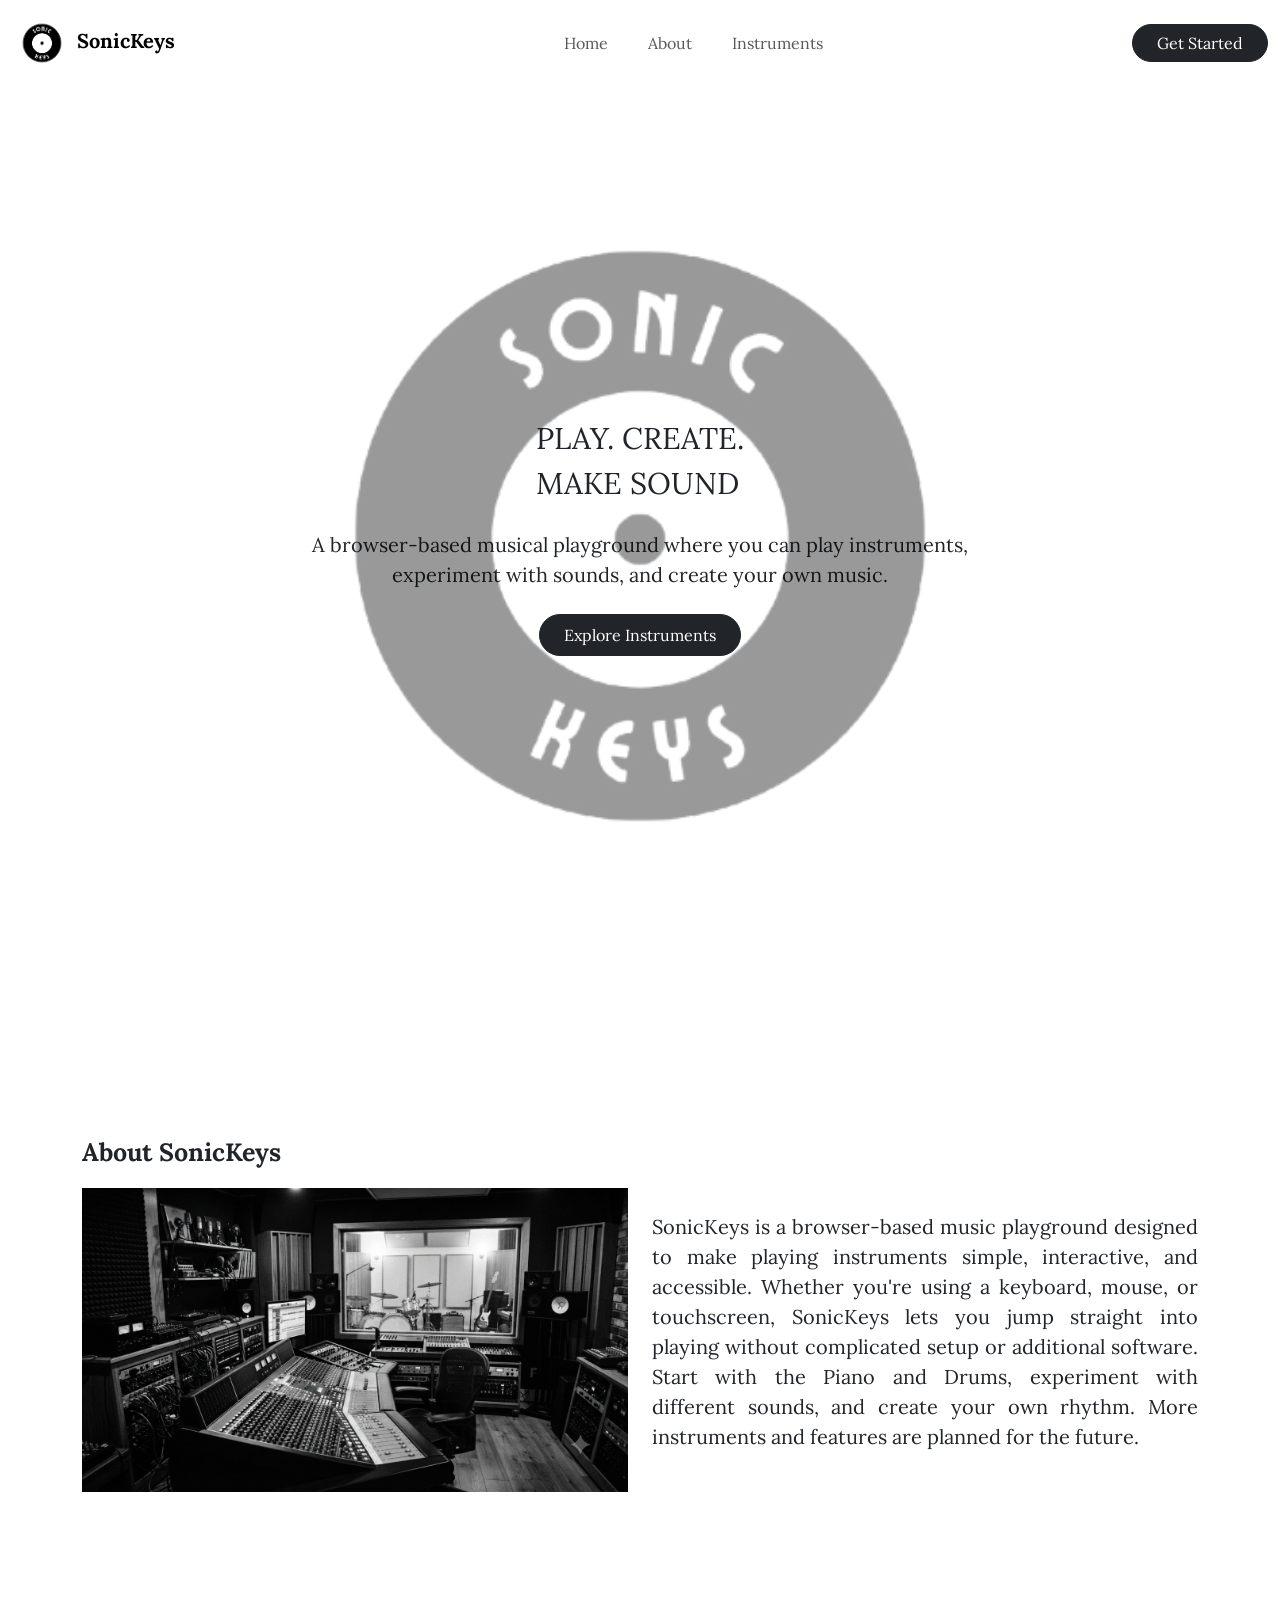
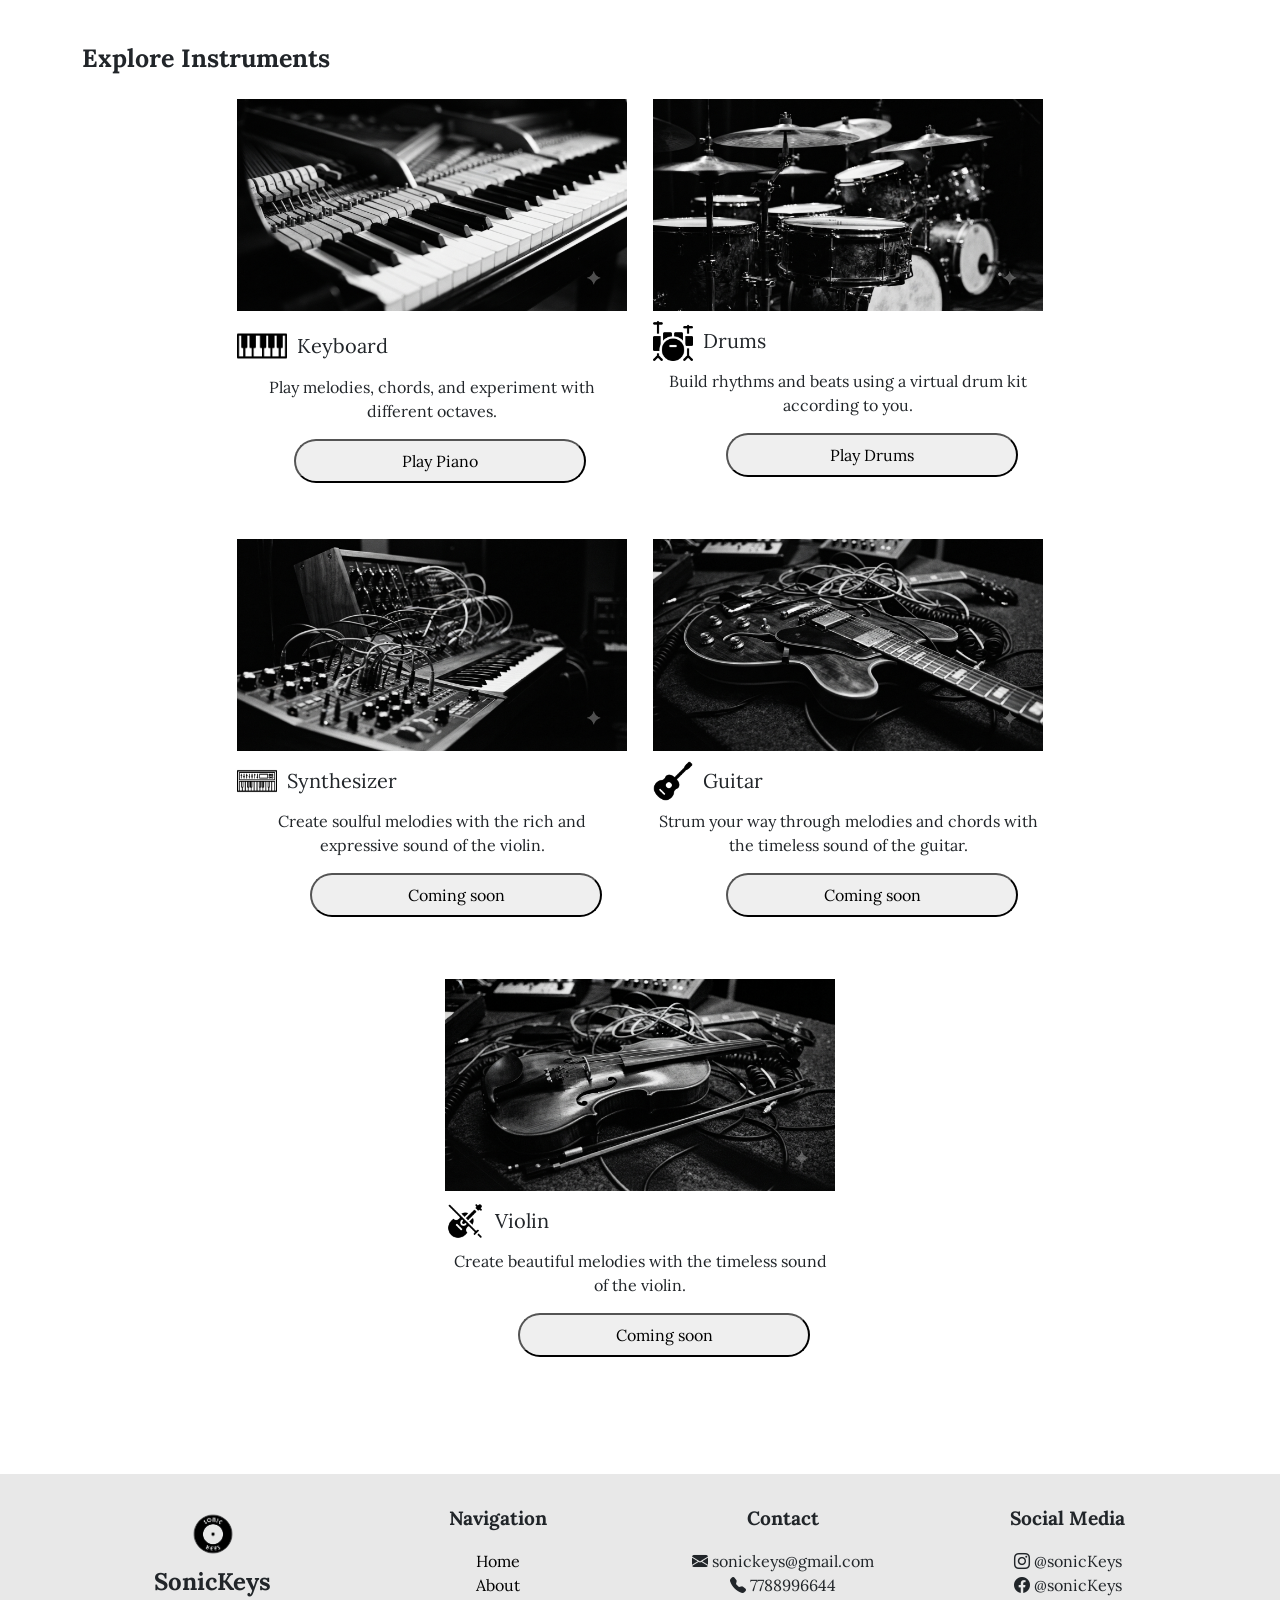
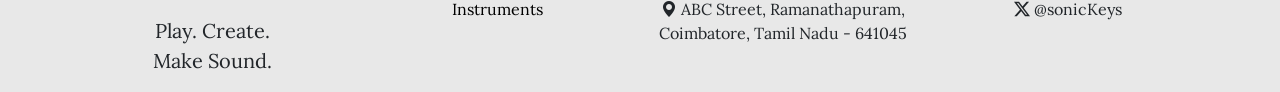
<file: index.html>
<!DOCTYPE html>
<html lang="en">
<head>
    <meta charset="UTF-8">
    <meta name="viewport" content="width=device-width, initial-scale=1.0">
    <title>SonicKeys - Homepage</title>

    <!-- Bootstrap CDN -->
    <link href="https://cdn.jsdelivr.net/npm/bootstrap@5.3.8/dist/css/bootstrap.min.css" rel="stylesheet">
    <!-- Bootstrap Icon CDN -->
    <link rel="stylesheet" href="https://cdn.jsdelivr.net/npm/bootstrap-icons@1.13.1/font/bootstrap-icons.min.css">
    <!-- Font awesome CDN -->
     <link rel="stylesheet" href="https://cdnjs.cloudflare.com/ajax/libs/font-awesome/6.7.2/css/all.min.css">
    <!-- Google Fonts -->
    <link rel="preconnect" href="https://fonts.googleapis.com">
    <link rel="preconnect" href="https://fonts.gstatic.com" crossorigin>
    <link href="https://fonts.googleapis.com/css2?family=Bebas+Neue&family=Inter:wght@400;500;600;700&family=Lora:ital,wght@0,400..700;1,400..700&display=swap" rel="stylesheet">
    <!-- Custom Css Styles -->
    <link rel="stylesheet" href="/css/style.css">

</head>
<body>
    <nav class="navbar navbar-expand-lg position-sticky top-0 bg-white z-3">
        <div class="container-fluid">
            <a href="#" class="navbar-brand fw-bold">
                <img src="/assets/images/logos/SonicKeys Logo.png" id="logo">
                SonicKeys
            </a>
            
            <!-- Hamburger -->
            <button class="navbar-toggler border-0 shadow-none" type="button" data-bs-toggle="collapse" data-bs-target="#navbarMenu" aria-controls="navbarMenu" aria-expanded="false"  aria-label="Toggle navigation">
                <i class="fa-solid fa-bars fs-4"></i>
            </button>
                
                <!-- Navigation -->
                <div class="collapse navbar-collapse ps-5 ms-3" id="navbarMenu">
                    <div class="navbar-nav mx-auto d-flex flex-lg-row gap-lg-4">
                        <a href="#" class="nav-link">
                            Home
                        </a>
                        
                        <a href="#about" class="nav-link">
                            About
                        </a>
                        
                        <a href="#instruments" class="nav-link">
                            Instruments
                        </a>
                    </div>
                    
                    <!-- Get Started -->
                    <a href="#instruments" class="btn btn-dark rounded-pill px-4">
                        Get Started
                    </a>
                </div>
                
            </div>
        </nav>
        
        <section id="heroSection" class="position-relative">
            <img src="/assets/images/logos/SonicKeys Logo.png" id="heroBGImage" class="position-absolute">
            <p class="heroTitle">PLAY. CREATE.<br> MAKE SOUND</p>
            <p class="heroContent p-2">A browser-based musical playground where you can play instruments, <br>experiment with sounds, and create your own music.</p>
            <a href="#instruments" class="btn btn-dark px-4 py-2 z-3 rounded-pill">
                Explore Instruments
            </a>
        </section>
        
        <section id="about" class="mt-5">
            <div class="container">
                <p class="aboutTitle">
                    About SonicKeys
                </p>
                <div class="row justify-content-center">
                    <div class="col-10 col-lg-6"><img src="/assets/images/background/musicalStudio.png" id="aboutImage"></div>
                    <div class="col-10 col-lg-6">
                        <p class="aboutContents mt-4">
                            SonicKeys is a browser-based music playground designed to make playing instruments simple, interactive, and accessible.
                            Whether you're using a keyboard, mouse, or touchscreen, SonicKeys lets you jump straight into playing without complicated setup or additional software.
                            Start with the Piano and Drums, experiment with different sounds, and create your own rhythm. More instruments and features are planned for the future.
                        </p>
                    </div>
                </div>
            </div>
        </section>
        
        <section id="instruments" class="mt-5">
            <div class="container">
                <p class="instrumentsTitle">
                    Explore Instruments
                </p>
                <div class="row g-4 gap-3 justify-content-center ">
                    <div class="col-3 cards">
                        <img src="/assets/images/background/pianoCard.png" id="pianoImg">
                        <div class="keyboardTitle">
                            <img src="/assets/images/icons/pianoIcon.png" id="pianoIcon">
                            <p class="m-0 keyboardText">Keyboard</p>
                        </div>
                        <div class="keyboardContent mt-1">
                            <p class="">Play melodies, chords, and experiment with different octaves.   </p>
                        </div>
                        <button class="w-75 ms-3 rounded-pill py-2" id="playPiano">
                            Play Piano
                        </button>
                    </div>
                    <div class="col-3 cards">
                        <img src="/assets/images/background/drumCard.png" id="drumImg">
                        <div class="drumTitle">
                            <img src="/assets/images/icons/drum.png" id="drumIcon">
                            <p class="m-0 drumText">Drums</p>
                        </div>
                        <div class="keyboardContent mt-2">
                            <p class="">Build rhythms and beats using a virtual drum kit according to you.</p>
                        </div>
                        <button class="w-75 ms-5 rounded-pill py-2" id="playDrums">
                            Play Drums
                        </button>
                    </div>
                    <div class="col-3 cards">
                        <img src="/assets/images/background/synthesizer.png" id="drumImg">
                        <div class="drumTitle">
                            <img src="/assets/images/icons/synthesizer (1).png" id="drumIcon">
                            <p class="m-0 drumText">Synthesizer</p>
                        </div>
                        <div class="keyboardContent mt-2">
                            <p class="">Create soulful melodies with the rich and expressive sound of the violin.</p>
                        </div>
                        <button class="w-75 ms-5 rounded-pill py-2">
                            Coming soon
                        </button>
                    </div>
                    <div class="col-3 cards">
                        <img src="/assets/images/background/guitar.png" id="drumImg">
                        <div class="drumTitle">
                            <img src="/assets/images/icons/guitar (1).png" id="drumIcon">
                            <p class="m-0 drumText">Guitar</p>
                        </div>
                        <div class="keyboardContent mt-2">
                            <p class="">Strum your way through melodies and chords with the timeless sound of the guitar.</p>
                        </div>
                        <button class="w-75 ms-5 rounded-pill py-2">
                            Coming soon
                        </button>
                    </div>
                    <div class="col-3 cards" >
                        <img src="/assets/images/background/Violin.png" id="drumImg">
                        <div class="drumTitle">
                            <img src="/assets/images/icons/violin (1).png" id="drumIcon">
                            <p class="m-0 drumText">Violin</p>
                        </div>
                        <div class="keyboardContent mt-2">
                            <p class="">Create beautiful melodies with the timeless sound of the violin.</p>
                        </div>
                        <button class="w-75 ms-5 rounded-pill py-2">
                            Coming soon
                        </button>
                    </div>
                </div>
            </div>
            
        </section>
        
        <footer >
            <div class="container">
                <div class="row justify-content-center text-center">
                    <div class="col-lg-3 col-md-6 col-12">
                        <img src="/assets/images/logos/SonicKeys Logo.png" id="logo">
                        <p class="fw-bolder fs-4">SonicKeys </p>
                        <p class="fs-5">Play. Create. <br>Make Sound.</p>
                    </div>
                    <div class="col-lg-3 col-md-6 col-12">
                        <div class="navigation">
                            <p class="navHeading">Navigation</p>
                            <ul class="list-unstyled">
                                <li><a href="#">Home</a></li>
                                <li><a href="#about">About</a></li>
                                <li><a href="#instruments">Instruments</a></li>
                            </ul>
                        </div>
                    </div>
                    <div class="col-lg-3 col-md-6 col-12">
                        <div class="contact">
                            <p class="contactHeading">Contact</p>
                            <ul class="list-unstyled">
                                <li><span><i class="bi bi-envelope-fill"></i> sonickeys@gmail.com</span></li>
                                <li><span><i class="bi bi-telephone-fill"></i> 7788996644</span></li>
                                <li><span><i class="bi bi-geo-alt-fill"></i> ABC Street, Ramanathapuram,<br> Coimbatore, Tamil Nadu - 641045</span></li>
                            </ul>
                        </div>
                    </div>
                    <div class="col-lg-3 col-md-6 col-12">
                        <div class="media">
                            <p class="mediaHeading">Social Media</p>
                            <ul class="list-unstyled">
                                <li><span><i class="bi bi-instagram"></i> @sonicKeys</span></li>
                                <li><span><i class="bi bi-facebook"></i> @sonicKeys</span></li>
                                <li><span><i class="bi bi-twitter-x"></i> @sonicKeys</span></li>
                            </ul>
                        </div>
                    </div>
                </div>
            </div>
        </footer>
    

        <!-- Bootstrap JS CDN -->
    <script src="https://cdn.jsdelivr.net/npm/bootstrap@5.3.3/dist/js/bootstrap.bundle.min.js"></script>
    <!-- JQuery CDN -->
    <script src="https://code.jquery.com/jquery-3.7.1.min.js"></script>
    <!-- Custom JS scripts -->
    <script src="/js/script.js"></script>
</body>
</html>
</file>
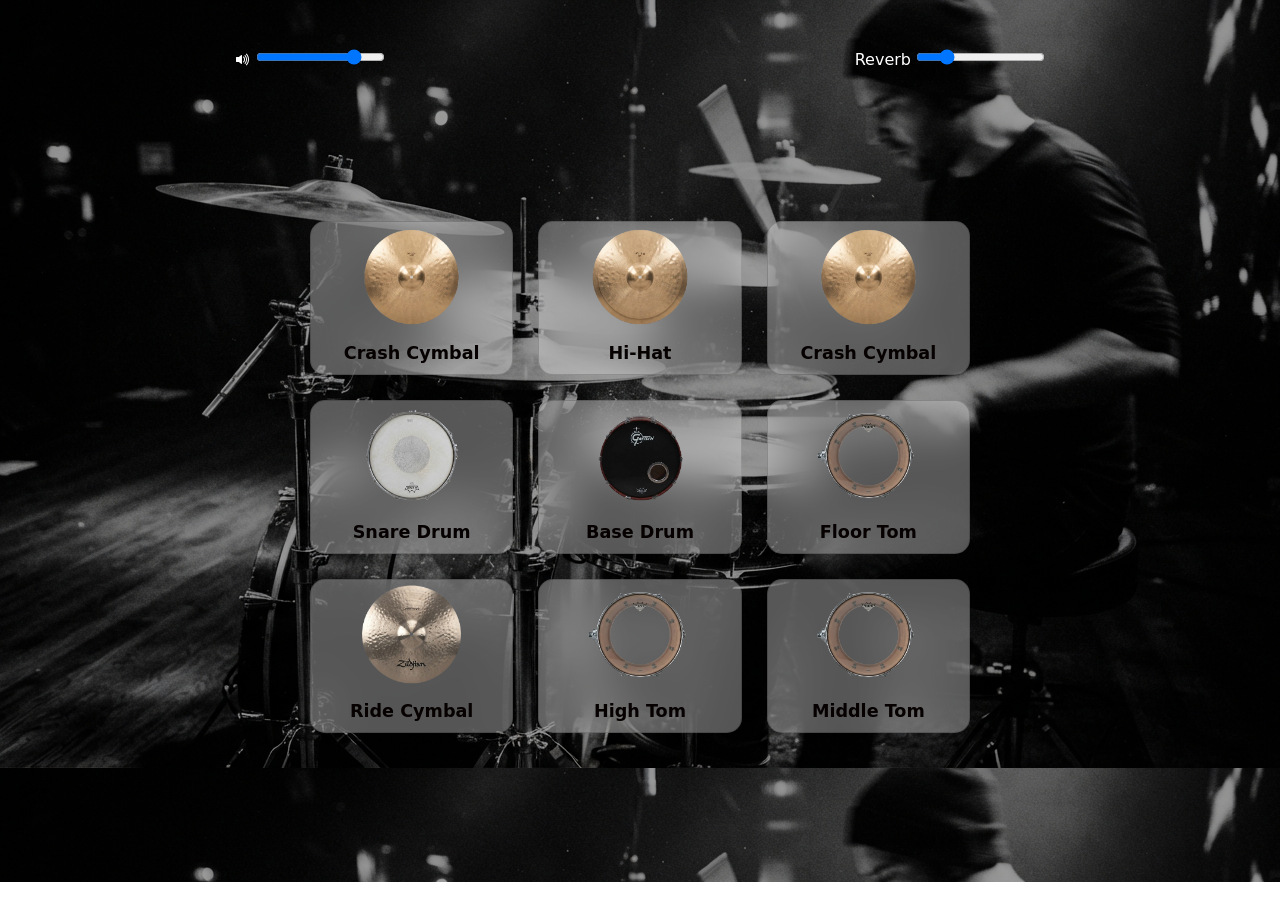
<file: pages/drums.html>
<!DOCTYPE html>
<html lang="en">
<head>
    <meta charset="UTF-8">
    <meta name="viewport" content="width=device-width, initial-scale=1.0">
    <title>SonicKeys - Drums</title>

        <!-- Bootstrap CDN -->
    <link href="https://cdn.jsdelivr.net/npm/bootstrap@5.3.8/dist/css/bootstrap.min.css" rel="stylesheet">
    <!-- Bootstrap Icon CDN -->
    <link rel="stylesheet" href="https://cdn.jsdelivr.net/npm/bootstrap-icons@1.13.1/font/bootstrap-icons.min.css">
    <!-- Custom Css Styles -->
    <link rel="stylesheet" href="../css/drums.css">
</head>
<body>
    <div class="controls pt-5 d-flex justify-content-around">
        <div class="volumeControls">
            <i class="bi bi-volume-up-fill"></i>
            <input type="range" id="volumeSlider" min="-40" max="0" value="-8" step="1">
        </div>
        <div class="reverbControls">
            <label for="reverbSlider">Reverb </label>
            <input type="range" id="reverbSlider" min="0" max="1" value="0.2" step="0.01">
        </div>
    </div>
    <section id="drumPad">
        <div class="container drumPadCont">
            <div class="card">
                <img src="../assets/images/drums/crashcymbal.png" class="drumPart" id="crash1" draggable="false">
                <p>Crash Cymbal</p>
            </div>
            <div class="card">
                <img src="../assets/images/drums/hihat.png" class="drumPart" id="hiHat" draggable="false">
                <p>Hi-Hat</p>
            </div>
            <div class="card">
                <img src="../assets/images/drums/crashcymbal.png" class="drumPart" id="crash2" draggable="false">
                <p>Crash Cymbal</p>
            </div>
            <div class="card">
                <img src="../assets/images/drums/snaredrum.png" class="drumPart" id="snareDrum" draggable="false">
                <p>Snare Drum</p>
            </div>
            <div class="card">
                <img src="../assets/images/drums/basedrum.png" class="drumPart" id="baseDrum" draggable="false">
                <p>Base Drum</p>
            </div>
            <div class="card">
                <img src="../assets/images/drums/floortom.png" class="drumPart" id="floorTom" draggable="false">
                <p>Floor Tom</p>
            </div>
            <div class="card">
                <img src="../assets/images/drums/ridecymbal.png" class="drumPart" id="rideCymbal" draggable="false">
                <p>Ride Cymbal</p>
            </div>
            <div class="card">
                <img src="../assets/images/drums/hightom.png" class="drumPart" id="highTom" draggable="false">
                <p>High Tom</p>
            </div>
            <div class="card">
                <img src="../assets/images/drums/middletom.png" class="drumPart" id="middleTom" draggable="false">
                <p>Middle Tom</p>
            </div>
        </div>
    </section>

    <div id="drumBG" class="position-absolute">

    </div>

    <!-- Bootstrap JS CDN -->
    <script src="https://cdn.jsdelivr.net/npm/bootstrap@5.3.3/dist/js/bootstrap.bundle.min.js"></script>
    <!-- JQuery CDN -->
    <script src="https://code.jquery.com/jquery-3.7.1.min.js"></script>
    <!-- Tone.js CDN -->
    <script src="../js/tone.js"></script>
    <!-- Custom JS scripts -->
    <script src="../js/drum.js"></script>
</body>
</html>
</file>
<file: css/style.css>
/* #logo{
    width: 80px;
    height: auto;
} */


body{
    /* background-color: #0A0A0B; */
    font-family: "Lora", serif;
}
/* .navbar{
    background-color: #00000017;
    z-index: 10;
} */

#heroBGImage{
    width: 70%;
    opacity: 0.4;
    animation: rotateDisc 8s linear infinite;
}
#heroSection{
    height: 100vh;
    display: flex;
    flex-direction: column;
    justify-content: center;
    align-items: center;
}
.heroTitle{
    font-size: clamp(20px, 30px ,40px);
}
.heroContent{
    font-size: clamp(10px, 20px ,30px);
    display: flex;
    text-align: center;
}
#about{
    height: 100%;
    padding-top: 100px;
}
.aboutTitle{
    font-size: clamp(15px, 25px ,30px);
    font-weight: bold;
}
.aboutContents{
    font-size: clamp(15px, 20px ,30px);
    display: flex;
    align-items: center;
    text-align: justify;
}
#aboutImage{
    width:100%;
}

#instruments{
    height: 100%;
    padding-top: 100px;
}
.instrumentsTitle{
    font-size: clamp(15px, 25px ,30px);
    font-weight: bold;
    
}

.keyboardTitle{
    margin-top: 10px;
    display:flex;
    gap: 10px;
    align-items: center;
    font-size: clamp(15px, 20px ,30px);
}
#pianoImg{
    width: 100%;
}

#pianoIcon{
    width: 50px;
    height: auto;
    background-color: white;
}

.drumTitle{
    margin-top: 10px;
    display:flex;
    gap: 10px;
    align-items: center;
    font-size: clamp(15px, 20px ,30px);
}
#drumImg{
    width: 100%
}

#drumIcon{
    width: 40px;
    height: auto;
    background-color: white;
}


.cards{
    /* background-color: #0A0A0B; */
    padding: 5px;
    /* color: white; */
    width: 400px;
    height: 400px;
    text-align: center;
}
#logo {
    width: 60px;
    height: auto;
    border-radius: 50%;
    animation: rotateDisc 8s linear infinite;
}
li > a{
    text-decoration: none;
    color: black;
}

footer{
    margin-top: 100px;
    background-color: #00000017;
    padding-top: 30px;
}

.navHeading{
    font-weight: bolder;
    font-size: larger;
}
.contactHeading{
    font-weight: bolder;
    font-size: larger;
}
.mediaHeading{
    font-weight: bolder;
    font-size: larger;
}




@keyframes rotateDisc {
    from {
        transform: rotate(0deg);
    }
    to {
        transform: rotate(360deg);
    }
}
</file>
<file: css/drums.css>
body {
    margin: 0;
    /* background-image: linear-gradient(to right, #434343 0%, black 100%); */
    position: relative;
    color: white;
}


#drumBG{
    background-image: url(../assets/images/background/drumBG.png);
    filter: brightness(0.6);
    inset: 0;
    z-index: -1;
    width: 100%;
    height: 100%;
}

#drumPad {
    min-height: 90dvh;

    display: flex;
    align-items: center;
}

.drumPadCont {
    width: 90%;
    max-width: 700px;

    padding: 20px;

    display: grid;
    grid-template-columns: repeat(3, auto);

    gap: clamp(10px, 2vw, 25px);
}

.card {
    width: 100%;
    max-width: 220px;

    margin: auto;
    background-color: rgba(255, 255, 255, 0.334);
    backdrop-filter: blur(20px);
    color: rgb(6, 0, 0);
    text-align: center;

    overflow: hidden;

    border-radius: 15px;
}

.active{
    box-shadow: rgba(0, 0, 0, 0.25) 0px 54px 55px, rgba(0, 0, 0, 0.12) 0px -12px 30px, rgba(0, 0, 0, 0.12) 0px 4px 6px, rgba(0, 0, 0, 0.17) 0px 12px 13px, rgba(0, 0, 0, 0.09) 0px -3px 5px;
}

.drumPart {
    width: 100%;
    height: auto;

    display: block;

    user-select: none;
    -webkit-user-drag: none;
}

.card p {
    margin: 8px 0;

    font-size: clamp(0.7rem, 1.5vw, 1.1rem);
    font-weight: bold;
}




/* Tablet */

@media (max-width: 768px) {

    .drumPadCont {
        width: 95%;
        padding: 10px;

        gap: 10px;
    }

    .card {
        max-width: 180px;
    }

}


/* Small screens */

@media (max-width: 480px) {

    .drumPadCont {
        width: 98%;
        padding: 5px;

        gap: 6px;
    }

    .card {
        max-width: 140px;
    }

    .card p {
        margin: 4px 0;
    }

}
</file>
